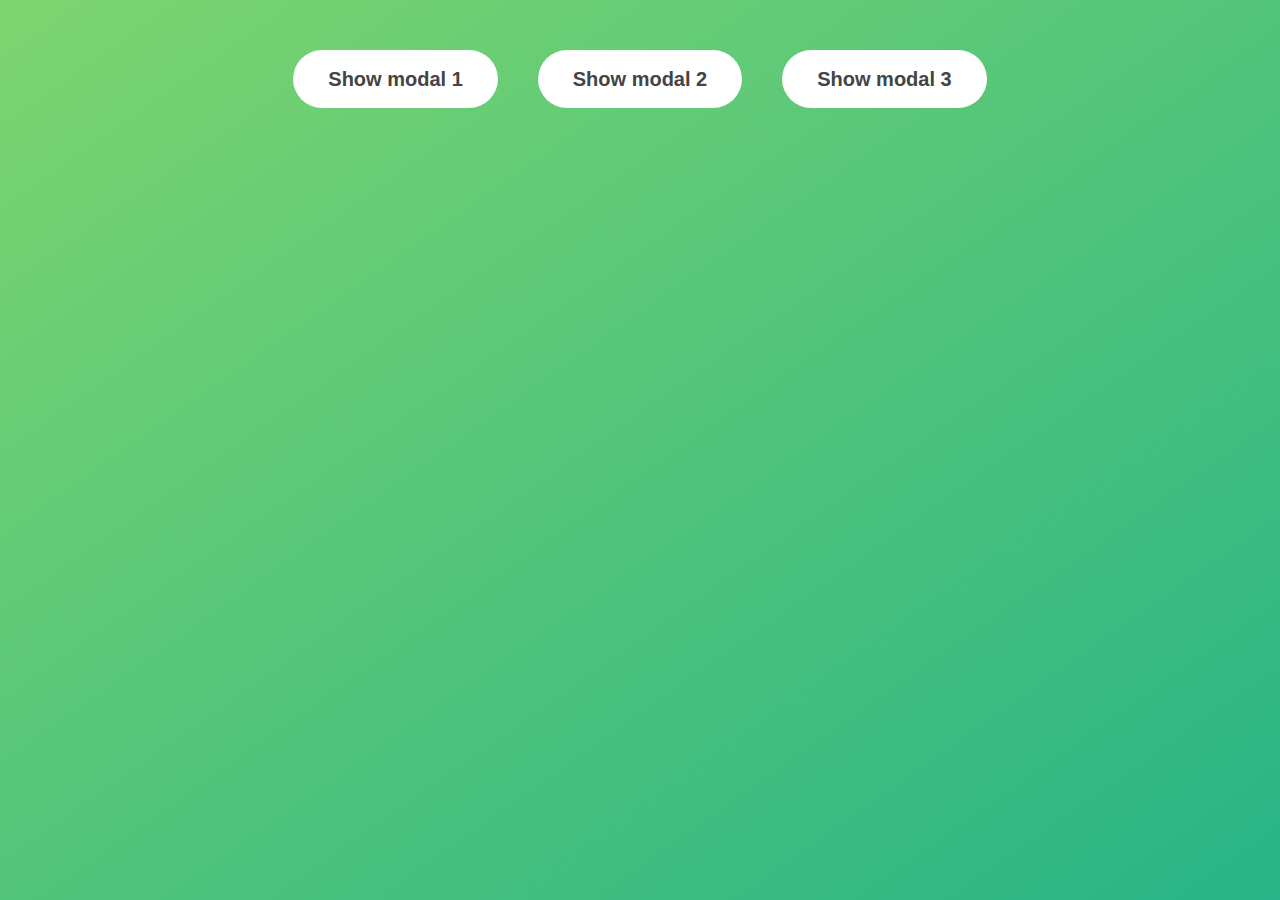
<file: 02-Modal/index.html>
<!DOCTYPE html>
<html lang="en">
  <head>
    <meta charset="UTF-8" />
    <meta name="viewport" content="width=device-width, initial-scale=1.0" />
    <meta http-equiv="X-UA-Compatible" content="ie=edge" />
    <link rel="stylesheet" href="style.css" />
    <title>Modal window</title>
  </head>
  <body>
    <button class="show-modal">Show modal 1</button>
    <button class="show-modal">Show modal 2</button>
    <button class="show-modal">Show modal 3</button>

    <div class="modal hidden">
      <button class="close-modal">&times;</button>
      <h1>I'm a modal window 😍</h1>
      <p>
        Lorem ipsum dolor sit amet, consectetur adipisicing elit, sed do eiusmod
        tempor incididunt ut labore et dolore magna aliqua. Ut enim ad minim
        veniam, quis nostrud exercitation ullamco laboris nisi ut aliquip ex ea
        commodo consequat. Duis aute irure dolor in reprehenderit in voluptate
        velit esse cillum dolore eu fugiat nulla pariatur. Excepteur sint
        occaecat cupidatat non proident, sunt in culpa qui officia deserunt
        mollit anim id est laborum.
      </p>
    </div>
    <div class="overlay hidden"></div>

    <script src="script.js"></script>
  </body>
</html>
</file>
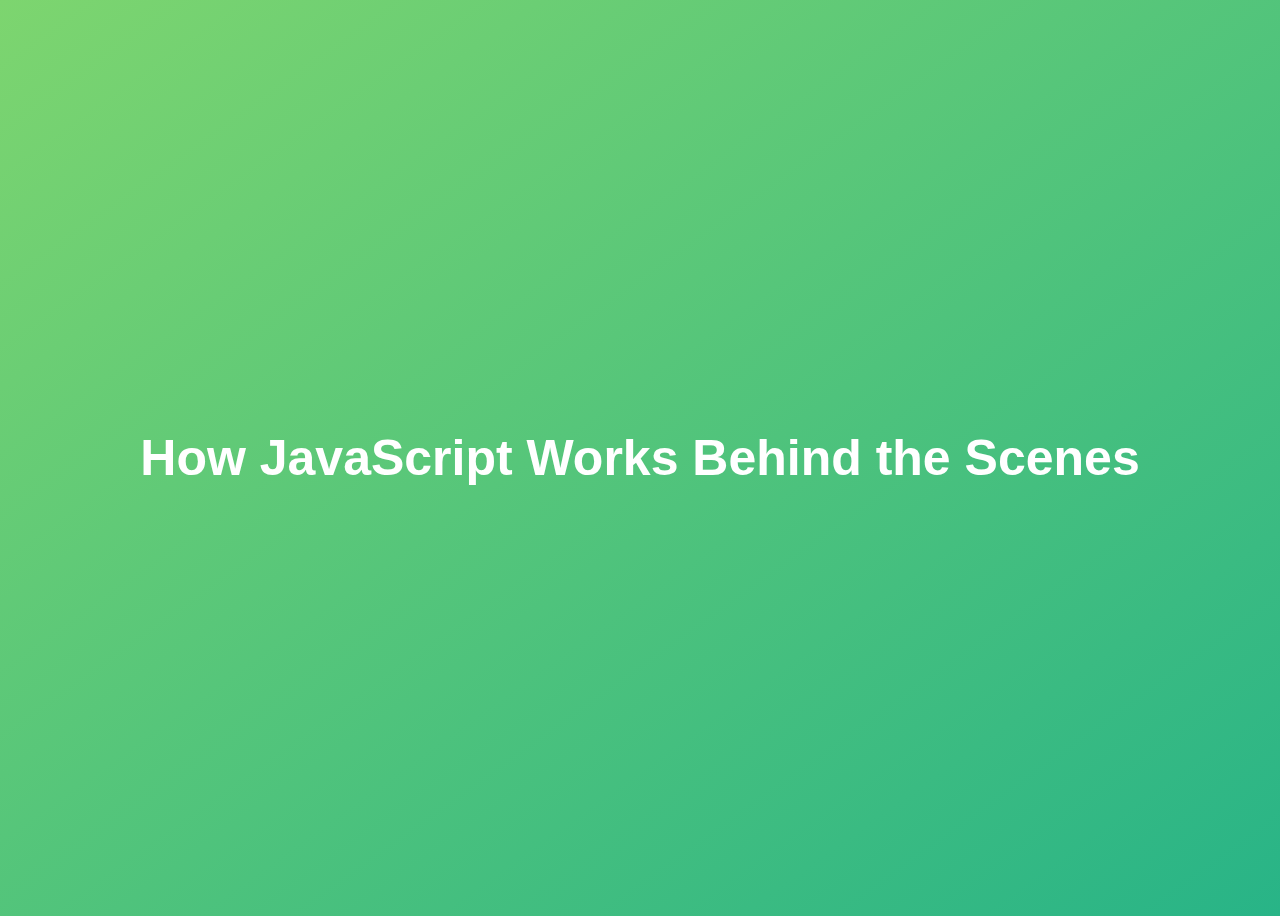
<file: 03-JS-Behind-The-Scene/index.html>
<!DOCTYPE html>
<html lang="en">
  <head>
    <meta charset="UTF-8" />
    <meta name="viewport" content="width=device-width, initial-scale=1.0" />
    <meta http-equiv="X-UA-Compatible" content="ie=edge" />
    <title>How JavaScript Works Behind the Scenes</title>
    <style>
      body {
        height: 100vh;
        display: flex;
        align-items: center;
        background: linear-gradient(to top left, #28b487, #7dd56f);
      }
      h1 {
        font-family: sans-serif;
        font-size: 50px;
        line-height: 1.3;
        width: 100%;
        padding: 30px;
        text-align: center;
        color: white;
      }
    </style>
  </head>
  <body>
    <h1>How JavaScript Works Behind the Scenes</h1>
    <script src="script.js"></script>
  </body>
</html>
</file>
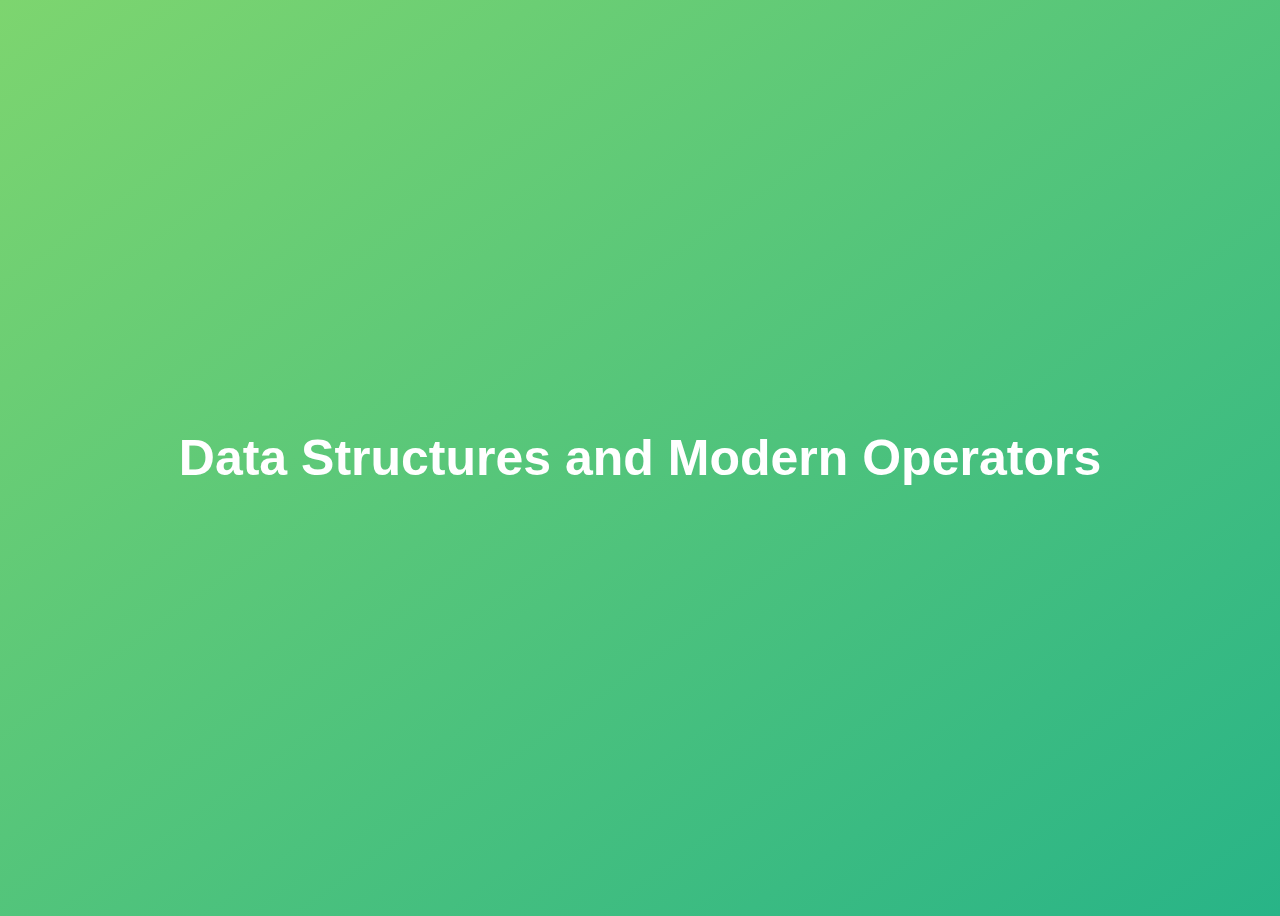
<file: 04-Data-Structures-&-Operators/index.html>
<!DOCTYPE html>
<html lang="en">
  <head>
    <meta charset="UTF-8" />
    <meta name="viewport" content="width=device-width, initial-scale=1.0" />
    <meta http-equiv="X-UA-Compatible" content="ie=edge" />
    <title>Data Structures and Modern Operators</title>
    <style>
      body {
        height: 100vh;
        display: flex;
        align-items: center;
        background: linear-gradient(to top left, #28b487, #7dd56f);
      }
      h1 {
        font-family: sans-serif;
        font-size: 50px;
        line-height: 1.3;
        width: 100%;
        padding: 30px;
        text-align: center;
        color: white;
      }
      button {
        width: 50px;
        height: 20px;
        margin: 10px;
      }
      textarea {
        width: 300px;
        height: 100px;
      }
    </style>
  </head>
  <body>
    <h1>Data Structures and Modern Operators</h1>
    <script src="script.js"></script>
  </body>
</html>
</file>
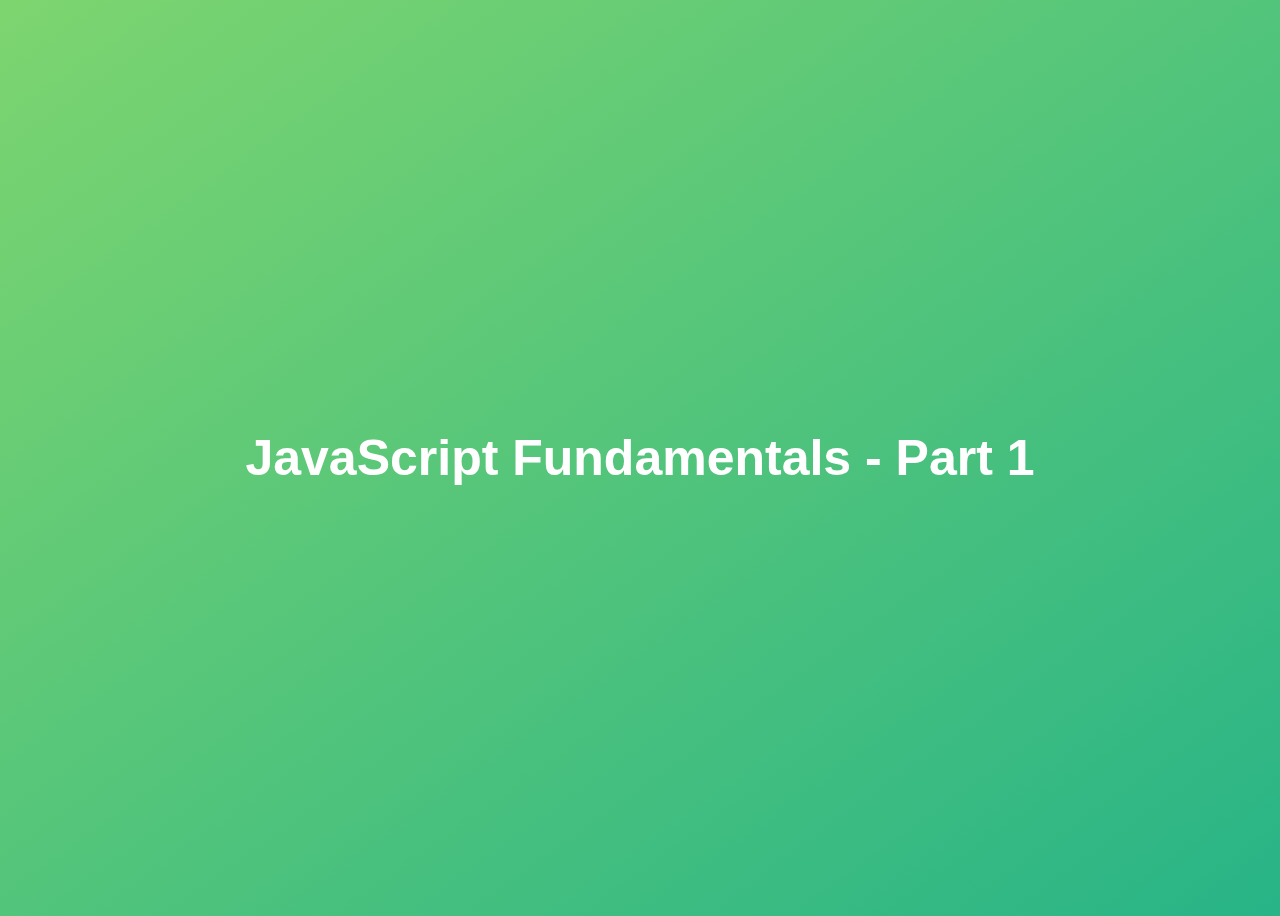
<file: Fundamentals-Part-1/index.html>
<!DOCTYPE html>
<html lang="en">
  <head>
    <meta charset="UTF-8" />
    <meta name="viewport" content="width=device-width, initial-scale=1.0" />
    <meta http-equiv="X-UA-Compatible" content="ie=edge" />
    <title>JavaScript Fundamentals – Part 1</title>
    <style>
      body {
        height: 100vh;
        display: flex;
        align-items: center;
        background: linear-gradient(to top left, #28b487, #7dd56f);
      }
      h1 {
        font-family: sans-serif;
        font-size: 50px;
        line-height: 1.3;
        width: 100%;
        padding: 30px;
        text-align: center;
        color: white;
      }
    </style>
  </head>
  <body>
    <h1>JavaScript Fundamentals - Part 1</h1>
    <script src="04-basic-operators.js">
    </script>
  </body>
</html>
</file>
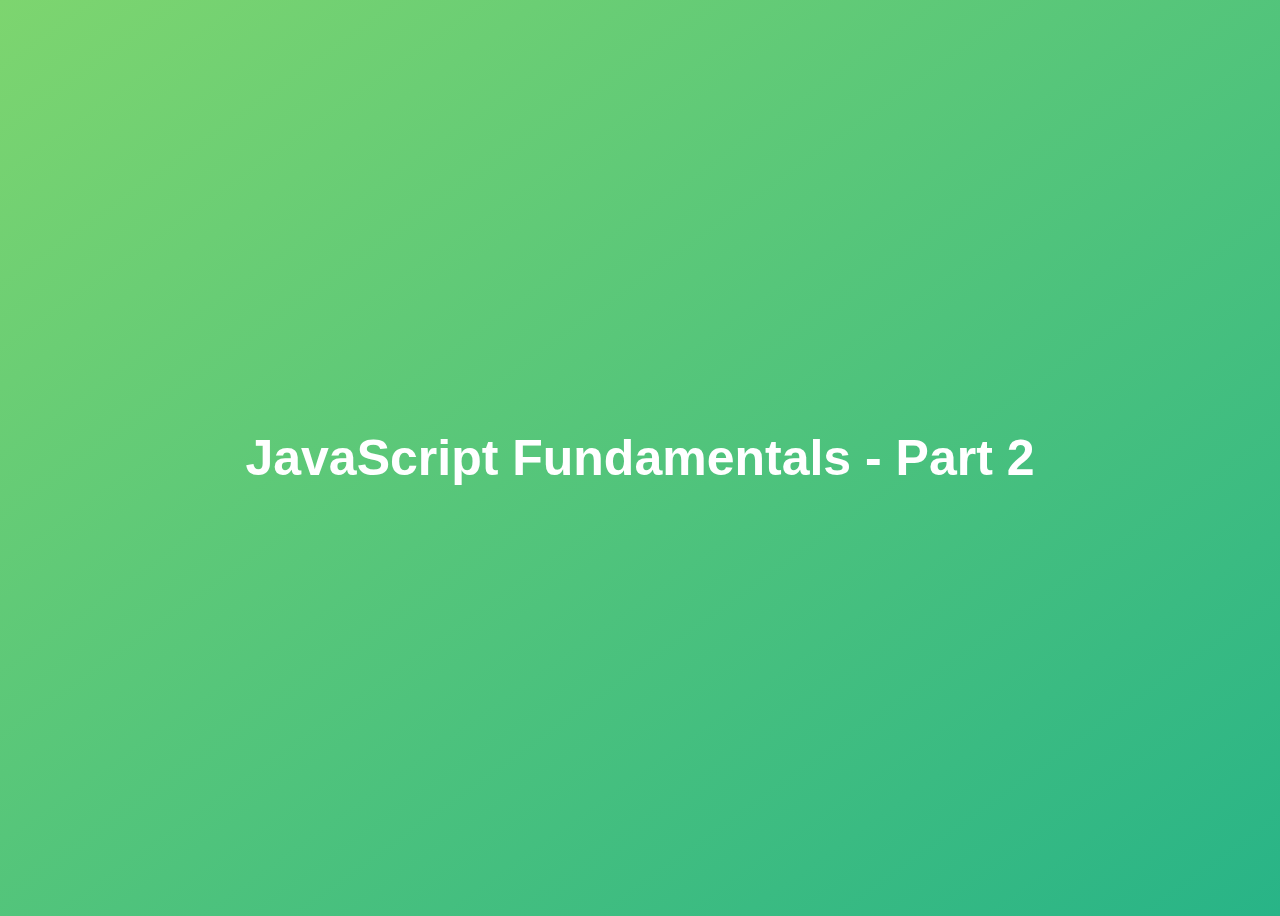
<file: Fundamentals-Part-2/index.html>
<!DOCTYPE html>
<html lang="en">
  <head>
    <meta charset="UTF-8" />
    <meta name="viewport" content="width=device-width, initial-scale=1.0" />
    <meta http-equiv="X-UA-Compatible" content="ie=edge" />
    <title>JavaScript Fundamentals - Part 2</title>
    <style>
      body {
        height: 100vh;
        display: flex;
        align-items: center;
        background: linear-gradient(to top left, #28b487, #7dd56f);
      }
      h1 {
        font-family: sans-serif;
        font-size: 50px;
        line-height: 1.3;
        width: 100%;
        padding: 30px;
        text-align: center;
        color: white;
      }
    </style>
  </head>
  <body>
    <h1>JavaScript Fundamentals - Part 2</h1>
    <script src="14-for-each.js"></script>
  </body>
</html>
</file>
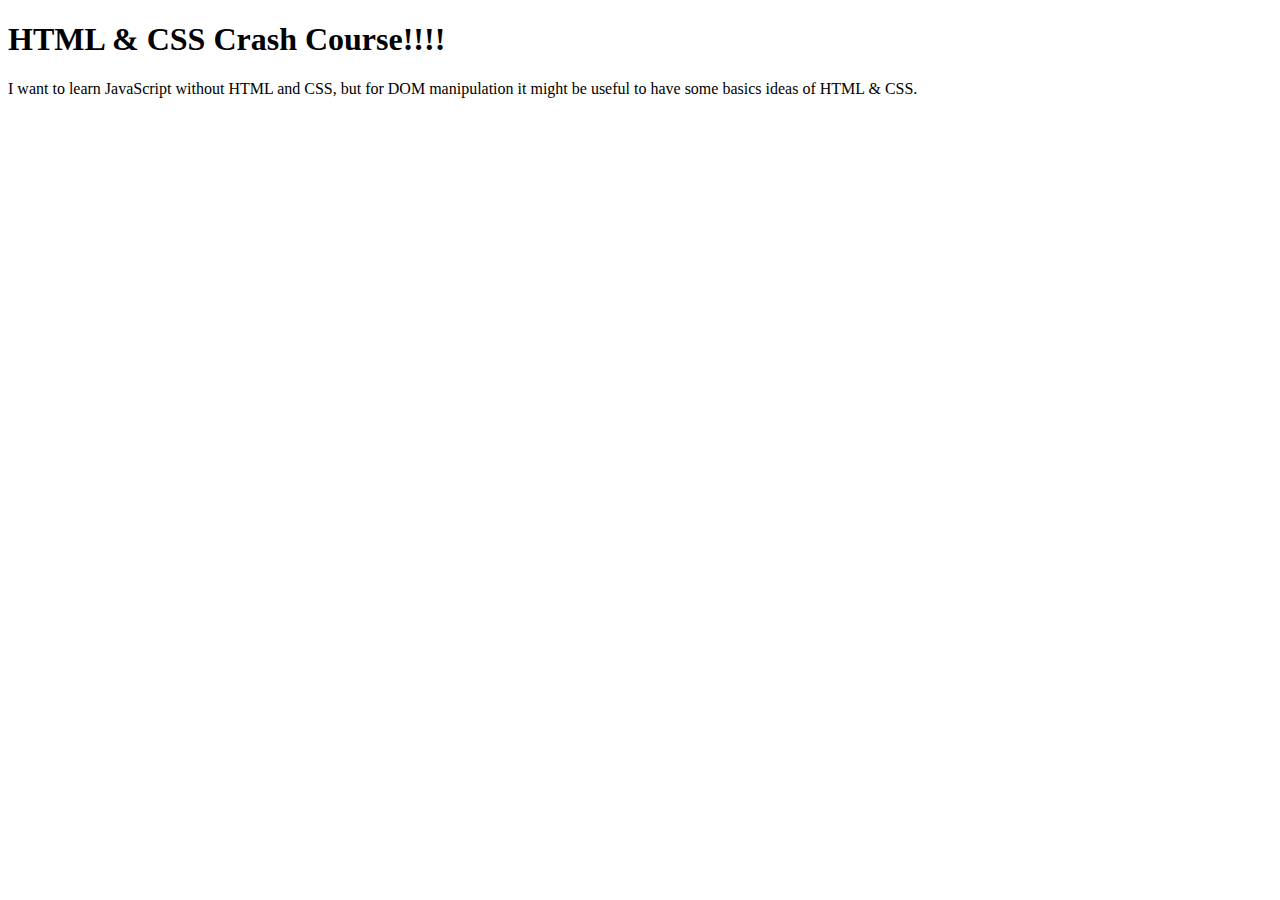
<file: HTML-CSS/index.html>
<!DOCTYPE html>
<html lang="en">
<head>
    <meta charset="UTF-8">
    <meta name="viewport" content="width=device-width, initial-scale=1.0">
    <title>Document</title>
</head>
<body>
    <h1>
        HTML & CSS Crash Course!!!!
    </h1>
    <p>
        I want to learn JavaScript without HTML and CSS,
        but for DOM manipulation
        it might be useful to have some basics ideas of HTML & CSS.
    </p>

    <h6></h6>
    <p></p>
</body>
</html>
</file>
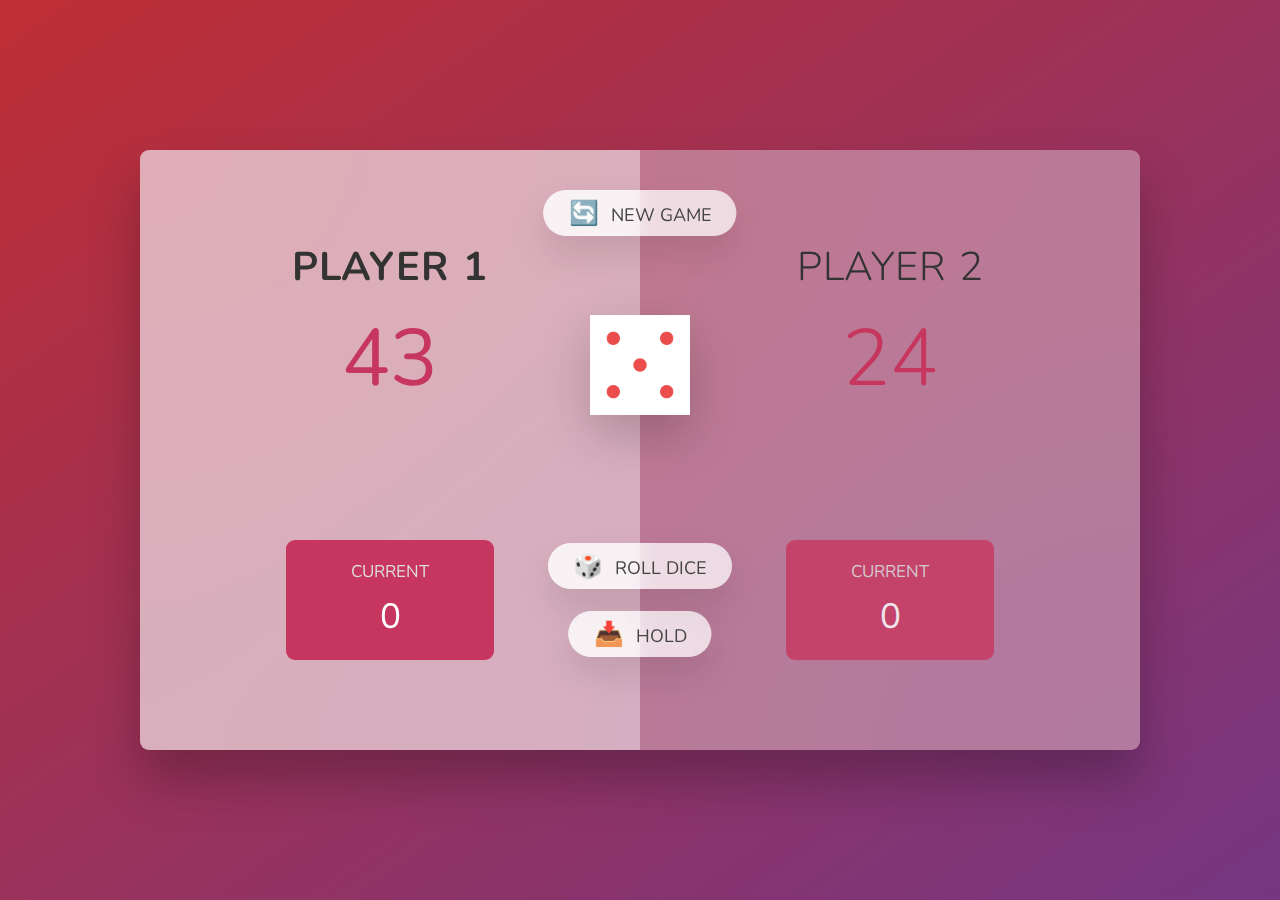
<file: Project01-Pig-Game/index.html>
<!DOCTYPE html>
<html lang="en">
  <head>
    <meta charset="UTF-8" />
    <meta name="viewport" content="width=device-width, initial-scale=1.0" />
    <meta http-equiv="X-UA-Compatible" content="ie=edge" />
    <link rel="stylesheet" href="style.css" />
    <title>Pig Game</title>
  </head>
  <body>
    <main>
      <section class="player player--0 player--active">
        <h2 class="name" id="name--0">Player 1</h2>
        <p class="score" id="score--0">43</p>
        <div class="current">
          <p class="current-label">Current</p>
          <p class="current-score" id="current--0">0</p>
        </div>
      </section>
      <section class="player player--1">
        <h2 class="name" id="name--1">Player 2</h2>
        <p class="score" id="score--1">24</p>
        <div class="current">
          <p class="current-label">Current</p>
          <p class="current-score" id="current--1">0</p>
        </div>
      </section>

      <img src="dice-5.png" alt="Playing dice" class="dice" />
      <button class="btn btn--new">🔄 New game</button>
      <button class="btn btn--roll">🎲 Roll dice</button>
      <button class="btn btn--hold">📥 Hold</button>
    </main>
    <script src="script.js"></script>
  </body>
</html>
</file>
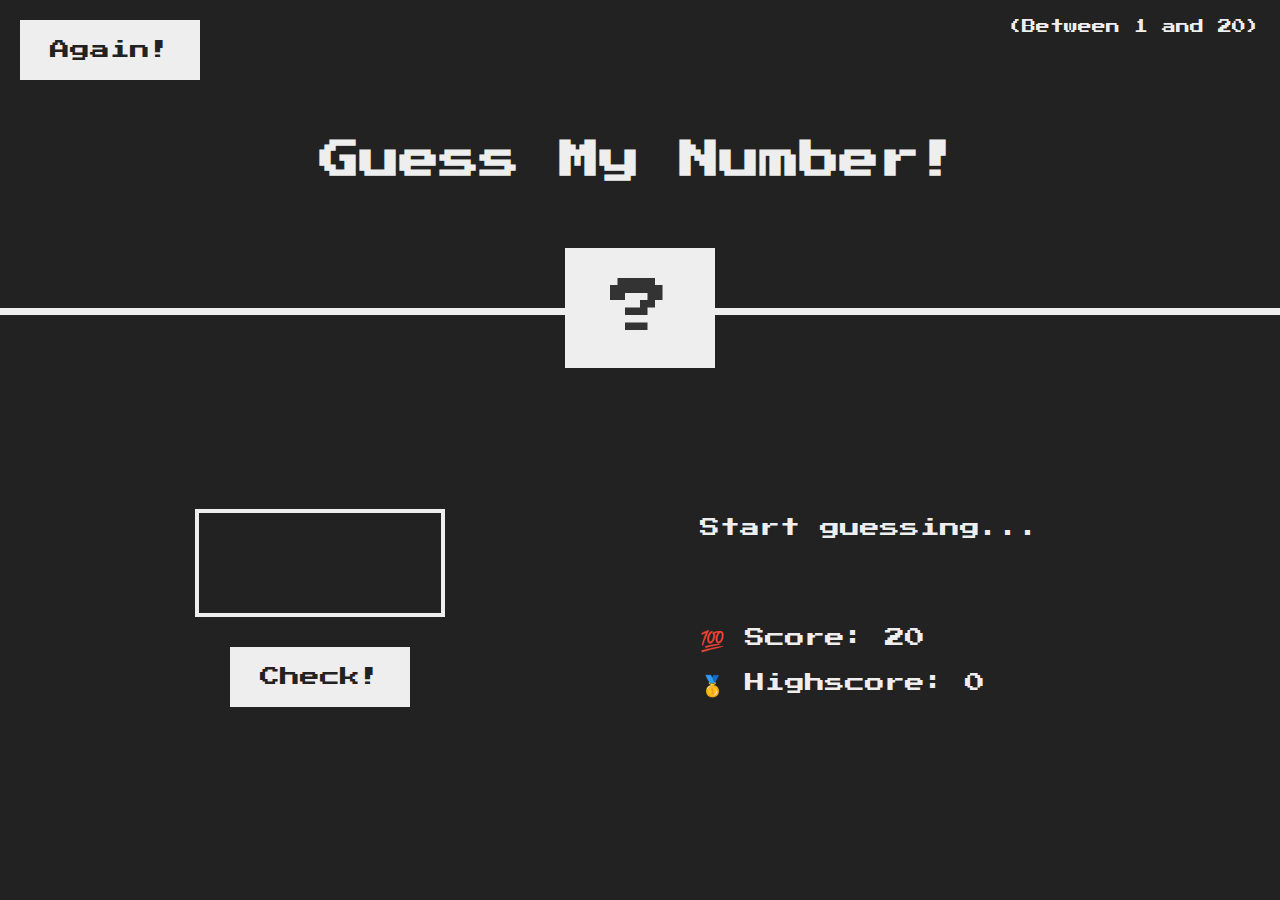
<file: 01-DOM-&-Events/Guess-My-Number/index.html>
<!DOCTYPE html>
<html lang="en">
  <head>
    <meta charset="UTF-8" />
    <meta name="viewport" content="width=device-width, initial-scale=1.0" />
    <meta http-equiv="X-UA-Compatible" content="ie=edge" />
    <link rel="stylesheet" href="style.css" />
    <title>Guess My Number!</title>
  </head>
  <body>
    <header>
      <h1>Guess My Number!</h1>
      <p class="between">(Between 1 and 20)</p>
      <button class="btn again">Again!</button>
      <div class="number">?</div>
    </header>
    <main>
      <section class="left">
        <input type="number" class="guess" />
        <button class="btn check">Check!</button>
      </section>
      <section class="right">
        <p class="message">Start guessing...</p>
        <p class="label-score">💯 Score: <span class="score">20</span></p>
        <p class="label-highscore">
          🥇 Highscore: <span class="highscore">0</span>
        </p>
      </section>
    </main>
    <script src="script.js"></script>
  </body>
</html>
</file>
<file: 02-Modal/style.css>
* {
  margin: 0;
  padding: 0;
  box-sizing: inherit;
}

html {
  font-size: 62.5%;
  box-sizing: border-box;
}

body {
  font-family: sans-serif;
  color: #333;
  line-height: 1.5;
  height: 100vh;
  position: relative;
  display: flex;
  align-items: flex-start;
  justify-content: center;
  background: linear-gradient(to top left, #28b487, #7dd56f);
}

.show-modal {
  font-size: 2rem;
  font-weight: 600;
  padding: 1.75rem 3.5rem;
  margin: 5rem 2rem;
  border: none;
  background-color: #fff;
  color: #444;
  border-radius: 10rem;
  cursor: pointer;
}

.close-modal {
  position: absolute;
  top: 1.2rem;
  right: 2rem;
  font-size: 5rem;
  color: #333;
  cursor: pointer;
  border: none;
  background: none;
}

h1 {
  font-size: 2.5rem;
  margin-bottom: 2rem;
}

p {
  font-size: 1.8rem;
}

/* -------------------------- */
/* CLASSES TO MAKE MODAL WORK */
.hidden {
  display: none;
}

.modal {
  position: absolute;
  top: 50%;
  left: 50%;
  transform: translate(-50%, -50%);
  width: 70%;

  background-color: white;
  padding: 6rem;
  border-radius: 5px;
  box-shadow: 0 3rem 5rem rgba(0, 0, 0, 0.3);
  z-index: 10;
}

.overlay {
  position: absolute;
  top: 0;
  left: 0;
  width: 100%;
  height: 100%;
  background-color: rgba(0, 0, 0, 0.6);
  backdrop-filter: blur(3px);
  z-index: 5;
}
</file>
<file: Project01-Pig-Game/style.css>
@import url('https://fonts.googleapis.com/css2?family=Nunito&display=swap');

* {
  margin: 0;
  padding: 0;
  box-sizing: inherit;
}

html {
  font-size: 62.5%;
  box-sizing: border-box;
}

body {
  font-family: 'Nunito', sans-serif;
  font-weight: 400;
  height: 100vh;
  color: #333;
  background-image: linear-gradient(to top left, #753682 0%, #bf2e34 100%);
  display: flex;
  align-items: center;
  justify-content: center;
}

/* LAYOUT */
main {
  position: relative;
  width: 100rem;
  height: 60rem;
  background-color: rgba(255, 255, 255, 0.35);
  backdrop-filter: blur(200px);
  filter: blur();
  box-shadow: 0 3rem 5rem rgba(0, 0, 0, 0.25);
  border-radius: 9px;
  overflow: hidden;
  display: flex;
}

.player {
  flex: 50%;
  padding: 9rem;
  display: flex;
  flex-direction: column;
  align-items: center;
  transition: all 0.75s;
}

/* ELEMENTS */
.name {
  position: relative;
  font-size: 4rem;
  text-transform: uppercase;
  letter-spacing: 1px;
  word-spacing: 2px;
  font-weight: 300;
  margin-bottom: 1rem;
}

.score {
  font-size: 8rem;
  font-weight: 300;
  color: #c7365f;
  margin-bottom: auto;
}

.player--active {
  background-color: rgba(255, 255, 255, 0.4);
}
.player--active .name {
  font-weight: 700;
}
.player--active .score {
  font-weight: 400;
}

.player--active .current {
  opacity: 1;
}

.current {
  background-color: #c7365f;
  opacity: 0.8;
  border-radius: 9px;
  color: #fff;
  width: 65%;
  padding: 2rem;
  text-align: center;
  transition: all 0.75s;
}

.current-label {
  text-transform: uppercase;
  margin-bottom: 1rem;
  font-size: 1.7rem;
  color: #ddd;
}

.current-score {
  font-size: 3.5rem;
}

/* ABSOLUTE POSITIONED ELEMENTS */
.btn {
  position: absolute;
  left: 50%;
  transform: translateX(-50%);
  color: #444;
  background: none;
  border: none;
  font-family: inherit;
  font-size: 1.8rem;
  text-transform: uppercase;
  cursor: pointer;
  font-weight: 400;
  transition: all 0.2s;

  background-color: white;
  background-color: rgba(255, 255, 255, 0.6);
  backdrop-filter: blur(10px);

  padding: 0.7rem 2.5rem;
  border-radius: 50rem;
  box-shadow: 0 1.75rem 3.5rem rgba(0, 0, 0, 0.1);
}

.btn::first-letter {
  font-size: 2.4rem;
  display: inline-block;
  margin-right: 0.7rem;
}

.btn--new {
  top: 4rem;
}
.btn--roll {
  top: 39.3rem;
}
.btn--hold {
  top: 46.1rem;
}

.btn:active {
  transform: translate(-50%, 3px);
  box-shadow: 0 1rem 2rem rgba(0, 0, 0, 0.15);
}

.btn:focus {
  outline: none;
}

.dice {
  position: absolute;
  left: 50%;
  top: 16.5rem;
  transform: translateX(-50%);
  height: 10rem;
  box-shadow: 0 2rem 5rem rgba(0, 0, 0, 0.2);
}

.player--winner {
  background-color: #2f2f2f;
}

.player--winner .name {
  font-weight: 700;
  color: #c7365f;
}

.hidden{
  display: none;
}
</file>
<file: 01-DOM-&-Events/Guess-My-Number/style.css>
@import url('https://fonts.googleapis.com/css?family=Press+Start+2P&display=swap');

* {
  margin: 0;
  padding: 0;
  box-sizing: inherit;
}

html {
  font-size: 62.5%;
  box-sizing: border-box;
}

body {
  font-family: 'Press Start 2P', sans-serif;
  color: #eee;
  background-color: #222;
  /* background-color: #60b347; */
}

/* LAYOUT */
header {
  position: relative;
  height: 35vh;
  border-bottom: 7px solid #eee;
}

main {
  height: 65vh;
  color: #eee;
  display: flex;
  align-items: center;
  justify-content: space-around;
}

.left {
  width: 52rem;
  display: flex;
  flex-direction: column;
  align-items: center;
}

.right {
  width: 52rem;
  font-size: 2rem;
}

/* ELEMENTS STYLE */
h1 {
  font-size: 4rem;
  text-align: center;
  position: absolute;
  width: 100%;
  top: 52%;
  left: 50%;
  transform: translate(-50%, -50%);
}

.number {
  background: #eee;
  color: #333;
  font-size: 6rem;
  width: 15rem;
  padding: 3rem 0rem;
  text-align: center;
  position: absolute;
  bottom: 0;
  left: 50%;
  transform: translate(-50%, 50%);
}

.between {
  font-size: 1.4rem;
  position: absolute;
  top: 2rem;
  right: 2rem;
}

.again {
  position: absolute;
  top: 2rem;
  left: 2rem;
}

.guess {
  background: none;
  border: 4px solid #eee;
  font-family: inherit;
  color: inherit;
  font-size: 5rem;
  padding: 2.5rem;
  width: 25rem;
  text-align: center;
  display: block;
  margin-bottom: 3rem;
}

.btn {
  border: none;
  background-color: #eee;
  color: #222;
  font-size: 2rem;
  font-family: inherit;
  padding: 2rem 3rem;
  cursor: pointer;
}

.btn:hover {
  background-color: #ccc;
}

.message {
  margin-bottom: 8rem;
  height: 3rem;
}

.label-score {
  margin-bottom: 2rem;
}
</file>
